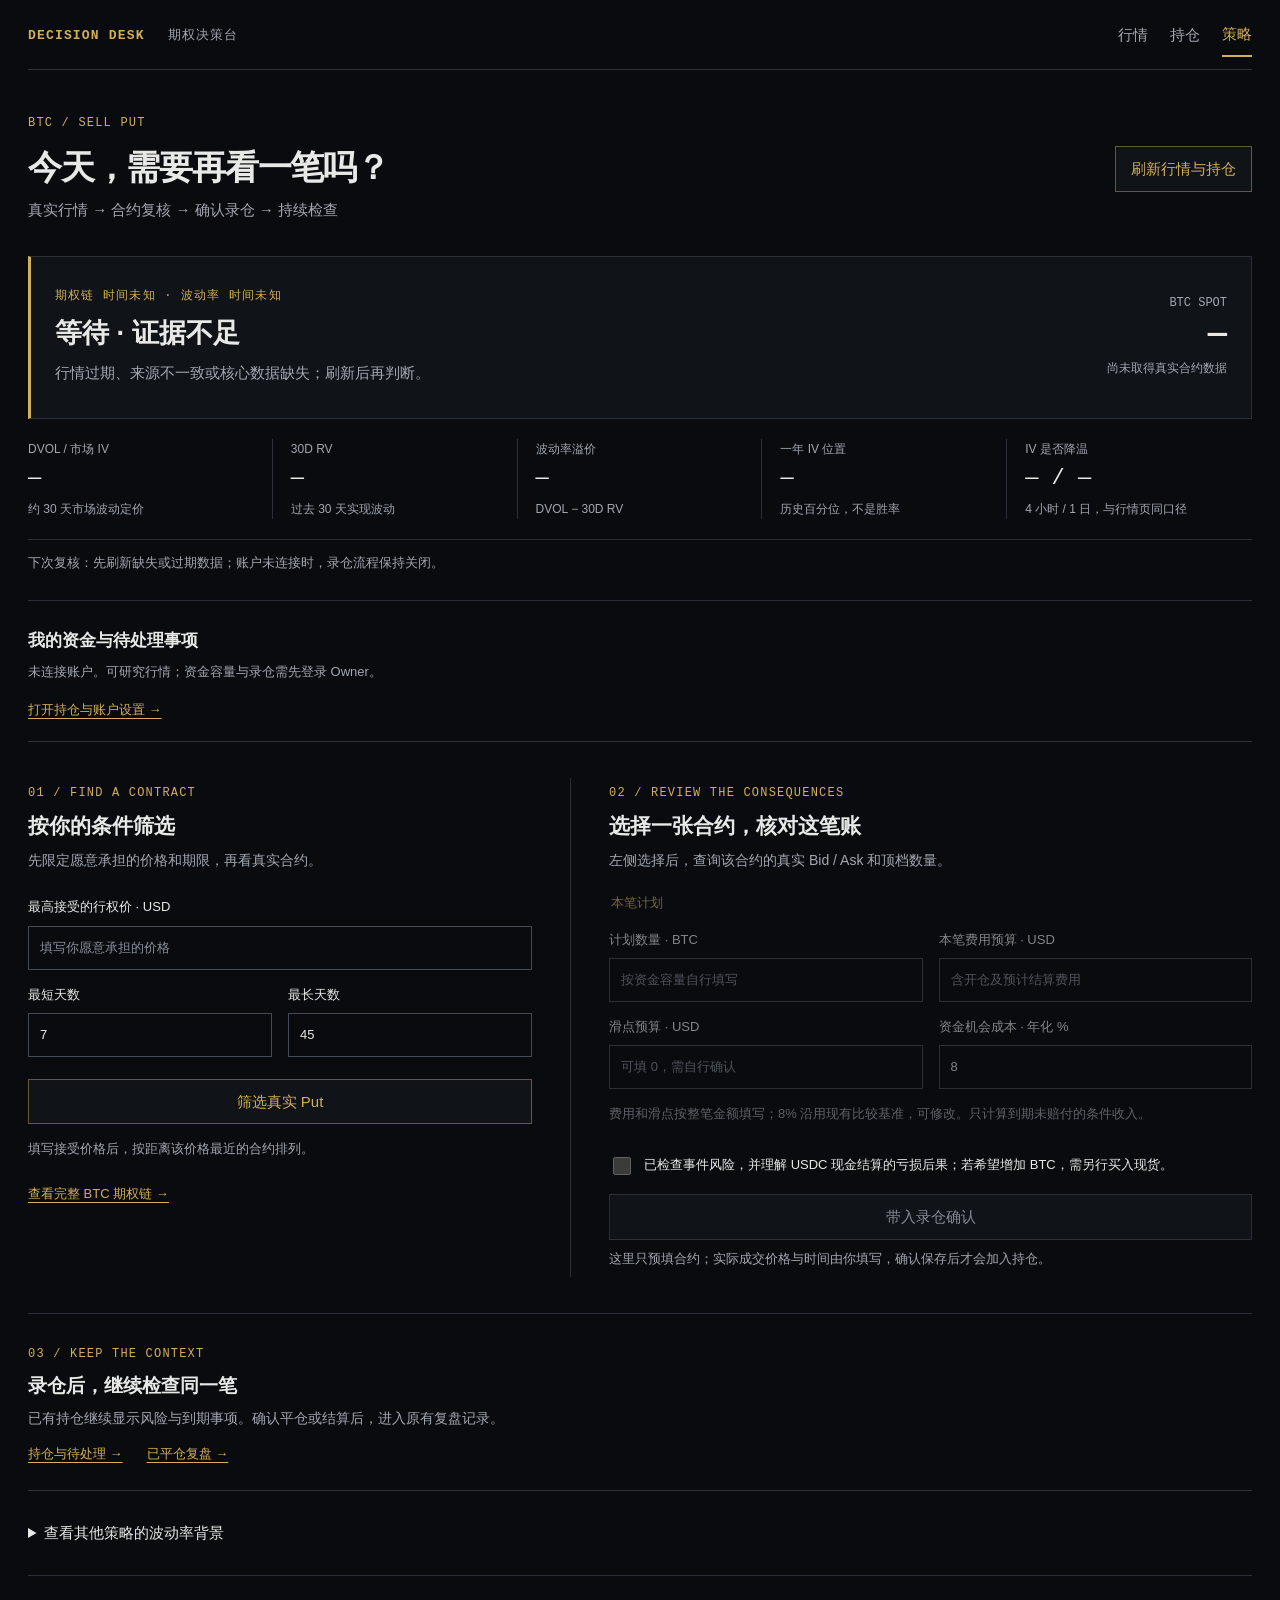
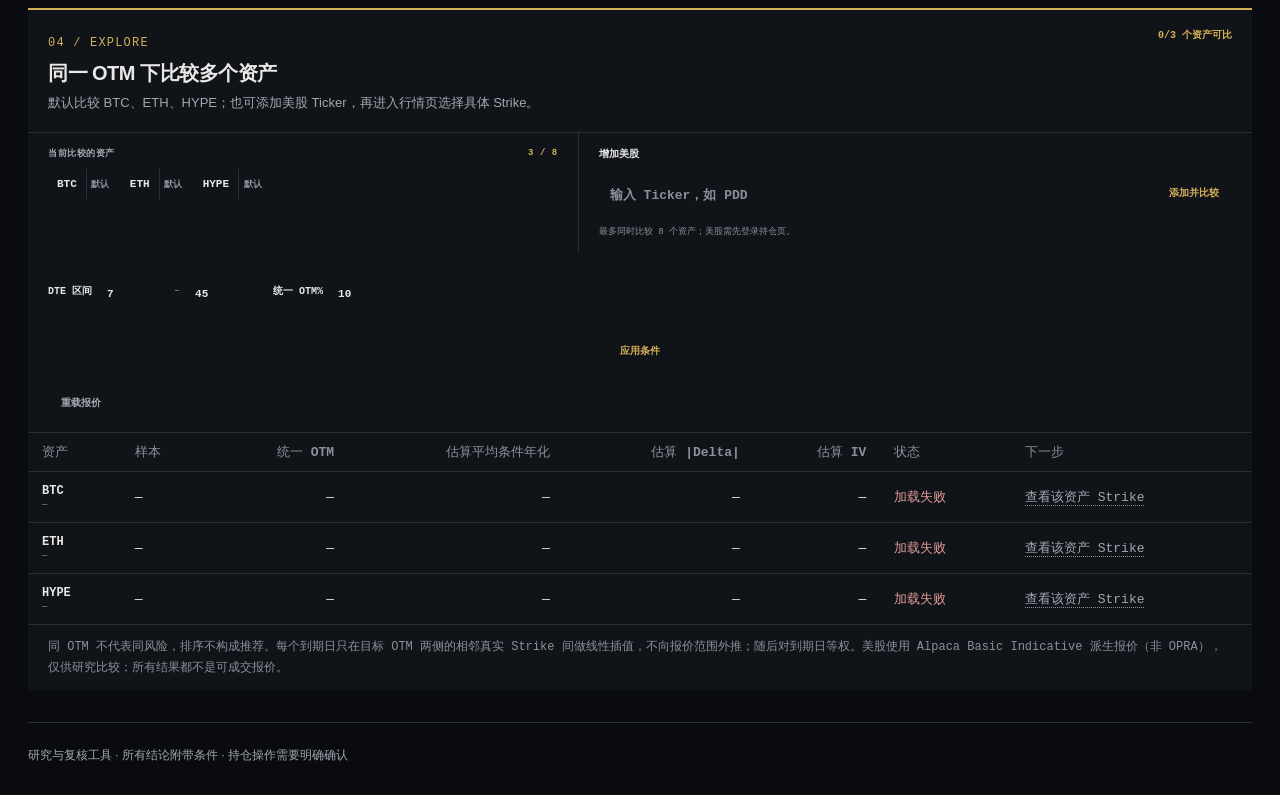
<file: strategy/index.html>
<!doctype html>
<html lang="zh-CN">
<head>
  <meta charset="utf-8">
  <meta name="viewport" content="width=device-width,initial-scale=1">
  <meta name="robots" content="noindex,nofollow">
  <title>期权决策台 · BTC Sell Put</title>
  <link rel="stylesheet" href="./strategy-desk.css?v=9fe344cf03ce">
  <link rel="stylesheet" href="./strategy-comparison-v1.css?v=f4fcb688d6cf">
  <script>window.MANGO_OWNER_CONFIG=Object.freeze({"url":"https://yvpgdnbcjgxpjqenhvuo.supabase.co","anonKey":"eyJhbGciOiJIUzI1NiIsInR5cCI6IkpXVCJ9.eyJpc3MiOiJzdXBhYmFzZSIsInJlZiI6Inl2cGdkbmJjamd4cGpxZW5odnVvIiwicm9sZSI6ImFub24iLCJpYXQiOjE3ODU1MDI1NDksImV4cCI6MjEwMTA3ODU0OX0.-UVuCzfqiDFRZQA2J-5ju-jmW-gCFysoijkKhnRbmCA"});</script>
<script>window.MANGO_BASE_PATH="/";window.MANGO_API_BASE="https://yvpgdnbcjgxpjqenhvuo.supabase.co/functions/v1/options-api";</script>
  <script defer src="/static/decision_rules.69f760b4b7d0.js"></script>
  <script defer src="./strategy-desk.js?v=c17f6823a678"></script>
  <script defer src="./strategy-comparison-v1.js?v=81445dd39ca8"></script>
</head>
<body>
<div class="shell">
  <header class="topbar">
    <a class="brand" href="/strategy/">DECISION DESK <span>期权决策台</span></a>
    <nav aria-label="网站导航"><a href="/options/">行情</a><a href="/owner/">持仓</a><a href="/strategy/" aria-current="page">策略</a></nav>
  </header>
  <main>
    <section class="intro">
      <div><span class="eyebrow">BTC / SELL PUT</span><h1>今天，需要再看一笔吗？</h1><p>真实行情 → 合约复核 → 确认录仓 → 持续检查</p></div>
      <button id="refreshDesk" type="button">刷新行情与持仓</button>
    </section>
    <section class="verdict wait" aria-labelledby="verdictTitle" aria-live="polite">
      <div><span class="eyebrow" id="marketAsOf">正在读取真实数据</span><h2 id="verdictTitle">等待 · 正在核验</h2><p id="verdictReason">加载期间不会保留旧结论。</p></div>
      <div class="spot"><span>BTC SPOT</span><strong id="spotPrice">—</strong><small id="contractFamily">核验合约与结算方式</small></div>
    </section>
    <div id="marketReadings" class="readings"></div>
    <p class="data-note" id="recheckCondition">数据缺失时先刷新；没有候选也可以结束本次检查。</p>
    <section class="account-strip" aria-labelledby="accountTitle">
      <div><h2 id="accountTitle">我的资金与待处理事项</h2><p id="accountStatus" aria-live="polite">正在检查 Owner 登录状态…</p></div>
      <div id="accountFigures"></div>
      <a href="/owner/" id="ownerLink">打开持仓与账户设置 →</a>
    </section>
    <div class="workbench">
      <section class="selection" aria-labelledby="selectionTitle">
        <header class="section-head"><span class="section-index">01 / FIND A CONTRACT</span><h2 id="selectionTitle">按你的条件筛选</h2><p>先限定愿意承担的价格和期限，再看真实合约。</p></header>
        <form id="candidateForm">
          <label for="maxStrike">最高接受的行权价 · USD<input id="maxStrike" type="number" min="1" step="any" placeholder="填写你愿意承担的价格" required></label>
          <div class="field-pair"><label for="minDays">最短天数<input id="minDays" type="number" min="1" step="1" value="7" required></label><label for="maxDays">最长天数<input id="maxDays" type="number" min="1" step="1" value="45" required></label></div>
          <button type="submit">筛选真实 Put</button>
        </form>
        <p id="candidateStatus" class="data-note" aria-live="polite">填写接受价格后，按距离该价格最近的合约排列。</p>
        <div id="candidateList"></div>
        <a href="/options/?asset=BTC" class="quiet-link">查看完整 BTC 期权链 →</a>
      </section>
      <section class="review" aria-labelledby="reviewTitle">
        <header class="section-head"><span class="section-index">02 / REVIEW THE CONSEQUENCES</span><h2 id="reviewTitle">选择一张合约，核对这笔账</h2><p id="selectedContract">左侧选择后，查询该合约的真实 Bid / Ask 和顶档数量。</p></header>
        <div id="depthStatus" class="data-note" aria-live="polite"></div>
        <button id="refreshDepth" type="button" hidden>更新所选合约盘口</button>
        <fieldset id="reviewInputs" disabled><legend>本笔计划</legend>
          <div class="field-pair"><label for="quantity">计划数量 · BTC<input id="quantity" type="number" min="0.01" step="0.01" placeholder="按资金容量自行填写"></label><label for="feesUsd">本笔费用预算 · USD<input id="feesUsd" type="number" min="0" step="any" placeholder="含开仓及预计结算费用"></label></div>
          <div class="field-pair"><label for="slippageUsd">滑点预算 · USD<input id="slippageUsd" type="number" min="0" step="any" placeholder="可填 0，需自行确认"></label><label for="opportunityApy">资金机会成本 · 年化 %<input id="opportunityApy" type="number" min="0" max="100" step="any" value="8"></label></div>
          <p class="data-note">费用和滑点按整笔金额填写；8% 沿用现有比较基准，可修改。只计算到期未赔付的条件收入。</p>
        </fieldset>
        <div id="reviewNumbers" class="review-numbers"></div>
        <div id="reviewBlockers" aria-live="polite"></div>
        <label class="acknowledge"><input id="riskAccepted" type="checkbox" disabled><span>已检查事件风险，并理解 USDC 现金结算的亏损后果；若希望增加 BTC，需另行买入现货。</span></label>
        <button id="handoffOwner" class="primary" type="button" disabled>带入录仓确认</button>
        <p id="handoffStatus" class="data-note" role="status">这里只预填合约；实际成交价格与时间由你填写，确认保存后才会加入持仓。</p>
      </section>
    </div>
    <section class="follow-through"><span class="section-index">03 / KEEP THE CONTEXT</span><h2>录仓后，继续检查同一笔</h2><p>已有持仓继续显示风险与到期事项。确认平仓或结算后，进入原有复盘记录。</p><div><a href="/owner/">持仓与待处理 →</a><a href="/owner/review/">已平仓复盘 →</a></div></section>
    <details class="vol-context"><summary>查看其他策略的波动率背景</summary><div id="longCallContext">正在加载 BTC 远期 Call…</div><p class="data-note">市场 IV 的历史位置只提供背景。具体 Call 必须核对自身期限、IV、Ask 和最大权利金损失。</p><div><a href="/buy-call/?asset=BTC">Buy Call 合约 →</a><a href="/covered-call/?asset=BTC">Covered Call 行情 →</a></div></details>
    <section class="market-compare" id="marketComparison" aria-labelledby="marketComparisonTitle">
      <header class="compare-head">
        <div>
          <span class="section-index">04 / EXPLORE</span>
          <h2 id="marketComparisonTitle">同一 OTM 下比较多个资产</h2>
          <p>默认比较 BTC、ETH、HYPE；也可添加美股 Ticker，再进入行情页选择具体 Strike。</p>
        </div>
        <span class="compare-count" id="compareCount">0/3 个资产可比</span>
      </header>
      <div class="compare-asset-manager" aria-labelledby="compareAssetManagerTitle">
        <div class="compare-assets-current">
          <div class="compare-assets-label">
            <span id="compareAssetManagerTitle">当前比较的资产</span>
            <strong id="compareAssetCount">3 / 8</strong>
          </div>
          <div class="compare-asset-chips" id="compareAssetChips" aria-live="polite"></div>
        </div>
        <form class="compare-asset-form" id="compareAssetForm" novalidate>
          <label for="compareTickerInput">增加美股</label>
          <div class="compare-asset-form-controls">
            <input id="compareTickerInput" name="ticker" type="search" inputmode="latin" autocomplete="off" maxlength="10" placeholder="输入 Ticker，如 PDD" aria-describedby="compareAssetFeedback">
            <button type="submit">添加并比较</button>
          </div>
          <p id="compareAssetFeedback">最多同时比较 8 个资产；美股需先登录持仓页。</p>
        </form>
      </div>
      <div class="compare-controls">
        <label class="compare-control">
          <strong>DTE 区间</strong>
          <input id="compareMinDays" type="number" min="0" step="1" value="7" inputmode="numeric" aria-label="最短天数">
          <span class="compare-separator">–</span>
          <input id="compareMaxDays" type="number" min="0" step="1" value="45" inputmode="numeric" aria-label="最长天数">
        </label>
        <label class="compare-control">
          <strong>统一 OTM%</strong>
          <input id="compareTargetOtm" type="number" min="0" max="99.5" step="0.5" value="10" inputmode="decimal">
        </label>
        <button class="compare-button primary" id="compareApply" type="button">应用条件</button>
        <button class="compare-button" id="compareReload" type="button">重载报价</button>
      </div>
      <p class="compare-state" id="compareState" aria-live="polite">正在加载期权链…</p>
      <div class="compare-table-wrap" id="compareTableWrap" hidden>
        <table class="compare-table">
          <thead><tr><th>资产</th><th>样本</th><th>统一 OTM</th><th>估算平均条件年化</th><th>估算 |Delta|</th><th>估算 IV</th><th>状态</th><th>下一步</th></tr></thead>
          <tbody id="compareRows"></tbody>
        </table>
      </div>
      <p class="compare-note">同 OTM 不代表同风险，排序不构成推荐。每个到期日只在目标 OTM 两侧的相邻真实 Strike 间做线性插值，不向报价范围外推；随后对到期日等权。美股使用 Alpaca Basic Indicative 派生报价（非 OPRA），仅供研究比较；所有结果都不是可成交报价。</p>
    </section>

  </main>
  <footer>研究与复核工具 · 所有结论附带条件 · 持仓操作需要明确确认</footer>
</div>
</body>
</html>
</file>
<file: strategy/strategy-desk.css>
:root{color-scheme:dark;--bg:#090b0e;--surface:#101318;--line:#2b3038;--text:#e8e8e6;--muted:#a2a7b0;--faint:#8a919c;--amber:#d4af59;--amber-soft:#d4af5910;--green:#7ec5aa;--red:#df9a98;--mono:ui-monospace,SFMono-Regular,Consolas,monospace}
*{box-sizing:border-box}body{margin:0;background:var(--bg);color:var(--text);font:15px/1.7 -apple-system,BlinkMacSystemFont,"PingFang SC",sans-serif}a{color:var(--amber);text-underline-offset:4px}a:hover{color:#f7d890}button,input{font:inherit}button,a,input,summary{-webkit-tap-highlight-color:transparent}button{min-height:44px;padding:9px 15px;border:1px solid #655839;background:var(--surface);color:var(--amber);cursor:pointer}button:hover:enabled{border-color:var(--amber);background:#211c12}button:disabled{cursor:not-allowed;color:#858b94;border-color:var(--line)}input:not([type=checkbox]){width:100%;min-height:44px;margin-top:7px;border:1px solid #454b55;padding:8px 11px;background:var(--bg);color:var(--text)}input::placeholder{color:#89909b;font-size:13px}:focus-visible{outline:2px solid var(--amber);outline-offset:4px}.shell{max-width:1320px;padding:0 28px;margin:auto}.topbar{min-height:70px;display:flex;align-items:center;justify-content:space-between;gap:20px;border-bottom:1px solid var(--line)}.brand{font:600 13px var(--mono);text-decoration:none;letter-spacing:.09em}.brand span{font:13px sans-serif;color:var(--muted);margin-left:14px}.topbar nav{display:flex;gap:22px}.topbar nav a{color:var(--muted);text-decoration:none;min-height:44px;display:flex;align-items:center}.topbar nav a[aria-current]{color:var(--amber);border-bottom:2px solid var(--amber)}.intro{display:flex;justify-content:space-between;align-items:center;gap:20px;padding:38px 0 26px}.eyebrow,.section-index{font:12px var(--mono);letter-spacing:.1em;color:var(--amber)}h1{font-size:34px;line-height:1.3;margin:11px 0 8px;letter-spacing:-.035em}h2{font-size:21px;line-height:1.4;margin:8px 0}p{margin:8px 0;color:var(--muted)}.verdict{display:flex;justify-content:space-between;gap:32px;align-items:center;padding:24px;border:1px solid var(--line);border-left:3px solid var(--amber);background:var(--surface)}.verdict h2{font-size:27px}.verdict.screen{border-left-color:var(--green)}.verdict.no{border-left-color:var(--red)}.verdict p{max-width:650px}.spot{min-width:220px;display:flex;flex-direction:column;text-align:right}.spot span{font:12px var(--mono);color:var(--muted)}.spot strong{font:600 32px/1.5 var(--mono)}.spot small{font-size:12px;color:var(--muted)}.readings{display:grid;grid-template-columns:repeat(5,1fr);border-bottom:1px solid var(--line);padding:20px 0}.reading{border-right:1px solid var(--line);padding:0 18px}.reading:first-child{padding-left:0}.reading:last-child{border:0}.reading span{display:block;color:var(--muted);font-size:12px}.reading strong{font:500 22px/1.8 var(--mono)}.reading small{display:block;font-size:12px;color:var(--muted)}.data-note{font-size:13px;line-height:1.65;color:var(--muted)}#recheckCondition{padding:4px 0 18px}.account-strip{padding:20px 0;border-top:1px solid var(--line);border-bottom:1px solid var(--line);display:grid;grid-template-columns:1.15fr 1fr;gap:8px 30px}.account-strip h2{font-size:17px}.account-strip>a{font-size:13px}.account-strip p{font-size:13px}#accountFigures{display:grid;grid-template-columns:1fr 1fr;gap:5px 16px;font-size:13px}#accountFigures strong{font-family:var(--mono)}.workbench{display:grid;grid-template-columns:minmax(0,.85fr) minmax(0,1.15fr);gap:38px;margin:36px 0}.section-head p{font-size:14px}.selection{min-width:0}.selection form{margin:24px 0 14px}.selection label,.review label{display:block;font-size:13px}.field-pair{display:grid;grid-template-columns:1fr 1fr;gap:16px;margin:14px 0}.selection form>button{width:100%;margin-top:8px}.candidate{width:100%;text-align:left;margin:7px 0;padding:13px 15px;border:1px solid var(--line);color:var(--text);display:grid;grid-template-columns:1fr auto;gap:6px;background:var(--surface)}.candidate strong{font:600 15px var(--mono)}.candidate small{font-size:12px;color:var(--muted)}.candidate span:last-child{grid-column:1/-1;font-size:12px;color:var(--muted)}.candidate[aria-pressed=true]{border-color:var(--amber);background:var(--amber-soft)}.quiet-link{display:inline-block;font-size:13px;margin-top:15px}.review{min-width:0;border-left:1px solid var(--line);padding-left:38px}.review fieldset{margin:20px 0 0;border:0;padding:0}.review legend{color:var(--amber);font-size:13px}.review fieldset:disabled{opacity:.55}#selectedContract{overflow-wrap:anywhere}#refreshDepth{margin-top:7px}.review-numbers{margin-top:20px}.review-numbers dl{display:grid;grid-template-columns:1fr auto;gap:9px 14px;margin:0;padding:18px 0;border-top:1px solid var(--line);border-bottom:1px solid var(--line)}dt{color:var(--muted);font-size:13px}dd{margin:0;font:500 15px/1.7 var(--mono);text-align:right}#reviewBlockers{margin:18px 0}#reviewBlockers ul{padding-left:20px;font-size:13px;color:var(--muted)}#reviewBlockers li{margin:7px 0}.review-ready{color:var(--green)}.review .acknowledge{display:flex;gap:10px;align-items:flex-start;margin:22px 0 16px}.acknowledge input{width:18px;height:18px;flex:none;margin-top:3px;accent-color:var(--amber)}.primary{width:100%;border-color:var(--amber)}.follow-through{border-top:1px solid var(--line);padding:25px 0}.follow-through h2{font-size:19px}.follow-through p{font-size:14px}.follow-through div,.vol-context>div:last-child{display:flex;gap:24px;margin-top:12px}.follow-through a,.vol-context a{font-size:13px}.vol-context{padding:20px 0;border-top:1px solid var(--line);border-bottom:1px solid var(--line)}summary{cursor:pointer;min-height:44px;display:list-item;align-content:center}.vol-context #longCallContext{padding-top:10px;font-size:14px}.market-compare{margin:32px 0!important}.market-compare .compare-note{font-size:12px;line-height:1.7}.market-compare .compare-table{font-size:13px}.market-compare .compare-head p{font-size:13px}.market-compare .compare-count{white-space:nowrap}footer{border-top:1px solid var(--line);padding:22px 0 30px;color:var(--muted);font-size:12px}.error{color:var(--red)}.empty{padding:24px 16px;border:1px dashed var(--line);font-size:14px;color:var(--muted)}
@media(max-width:900px){.shell{padding:0 20px}.workbench{grid-template-columns:1fr;gap:30px}.review{padding:28px 0 0;border-left:0;border-top:1px solid var(--line)}.verdict{gap:15px}.spot{min-width:180px}.readings{grid-template-columns:repeat(3,1fr);gap:16px 0}.reading:nth-child(4){padding-left:0}.reading:nth-child(3){border:0}.account-strip{grid-template-columns:1fr}}
@media(max-width:560px){body{font-size:14px}.shell{padding:0 16px}.brand{font-size:10px}.brand span{display:none}.topbar{min-height:60px;gap:8px}.topbar nav{gap:18px}.topbar nav a{font-size:13px}.intro{display:block;padding:26px 0 20px}h1{font-size:28px}.intro button{margin-top:12px}.verdict{display:block;padding:18px}.verdict h2{font-size:23px}.spot{text-align:left;border-top:1px solid var(--line);padding-top:14px;margin-top:16px}.spot strong{font-size:27px}.readings{grid-template-columns:repeat(2,1fr)}.reading{padding:0 12px}.reading:nth-child(odd){padding-left:0}.reading:nth-child(even){border:0}.reading:nth-child(3){border-right:1px solid var(--line)}.reading strong{font-size:20px}.field-pair{gap:12px}.follow-through div{flex-wrap:wrap;gap:14px}#accountFigures{grid-template-columns:1fr}#reviewNumbers dd{font-size:14px}.market-compare .compare-head{padding:16px}.market-compare .compare-head h2{font-size:20px}.market-compare .compare-control strong{font-size:13px}}
</file>
<file: strategy/strategy-comparison-v1.css>
.market-compare {
  margin-top: 20px;
  border: 1px solid var(--line-strong);
  border-top: 2px solid var(--amber);
  background: var(--surface);
}

.compare-head {
  display: flex;
  align-items: flex-start;
  justify-content: space-between;
  gap: 20px;
  padding: 18px 20px;
  border-bottom: 1px solid var(--line);
}

.compare-head h2 {
  margin: 5px 0 0;
  font-size: 20px;
  letter-spacing: -0.025em;
}

.compare-head p {
  margin: 5px 0 0;
  color: var(--muted);
  font-size: 12px;
}

.compare-count {
  color: var(--amber);
  font: 650 10px var(--mono);
  white-space: nowrap;
}

.compare-asset-manager {
  display: grid;
  grid-template-columns: minmax(0, 0.9fr) minmax(390px, 1.1fr);
  border-bottom: 1px solid var(--line-strong);
  background: var(--surface-2);
}

.compare-assets-current,
.compare-asset-form {
  min-width: 0;
  padding: 14px 20px;
}

.compare-assets-current {
  border-right: 1px solid var(--line);
}

.compare-assets-label {
  display: flex;
  align-items: center;
  justify-content: space-between;
  gap: 16px;
  margin-bottom: 9px;
  color: var(--muted);
  font: 700 9px var(--mono);
  letter-spacing: 0.06em;
  text-transform: uppercase;
}

.compare-assets-label strong {
  color: var(--amber);
}

.compare-asset-chips {
  display: flex;
  flex-wrap: wrap;
  gap: 7px;
}

.compare-asset-chip {
  display: inline-flex;
  align-items: stretch;
  min-height: 30px;
  border: 1px solid var(--line-strong);
  background: var(--surface);
  color: var(--text);
  font-family: var(--mono);
}

.compare-asset-chip b {
  padding: 6px 9px;
  font-size: 11px;
}

.compare-asset-chip button,
.compare-asset-lock {
  display: grid;
  min-width: 28px;
  place-items: center;
  border: 0;
  border-left: 1px solid var(--line);
  background: transparent;
  color: var(--faint);
  font: 700 9px var(--mono);
}

.compare-asset-chip button:hover,
.compare-asset-chip button:focus-visible {
  background: var(--red-soft);
  color: var(--red);
}

.compare-asset-form label {
  display: block;
  margin-bottom: 7px;
  color: var(--text);
  font: 700 10px var(--mono);
}

.compare-asset-form-controls {
  display: grid;
  grid-template-columns: minmax(140px, 1fr) auto;
  min-height: 36px;
}

.compare-asset-form input,
.compare-asset-form button {
  min-width: 0;
  border: 1px solid var(--line-strong);
  border-radius: 0;
  background: var(--surface);
  color: var(--text);
  font: 700 10px var(--mono);
}

.compare-asset-form input {
  padding: 0 11px;
}

.compare-asset-form button {
  margin-left: 8px;
  padding: 8px 13px;
  color: var(--amber);
}

.compare-asset-form input:focus-visible,
.compare-asset-form button:focus-visible {
  border-color: var(--amber);
}

.compare-asset-form button:disabled {
  cursor: not-allowed;
  color: var(--faint);
}

.compare-asset-form p {
  margin: 7px 0 0;
  color: var(--faint);
  font: 9px/1.5 var(--mono);
}

.compare-asset-form p.error {
  color: var(--red);
}

.compare-asset-form p.success {
  color: var(--green);
}

.compare-controls {
  display: flex;
  align-items: center;
  gap: 18px;
  flex-wrap: wrap;
  padding: 12px 20px;
  border-bottom: 1px solid var(--line);
}

.compare-control {
  display: flex;
  align-items: center;
  gap: 7px;
  color: var(--muted);
  font: 10px var(--mono);
  white-space: nowrap;
}

.compare-control strong {
  color: var(--text);
  font-weight: 650;
}

.compare-control input {
  width: 68px;
  height: 34px;
  border: 1px solid var(--line-strong);
  background: transparent;
  padding: 0 8px;
  color: var(--text);
  outline: 0;
  font: 650 11px var(--mono);
}

.compare-control input:focus-visible {
  border-color: var(--amber);
  outline: 1px solid var(--amber);
  outline-offset: 2px;
}

.compare-separator {
  color: var(--faint);
}

.compare-button {
  min-height: 34px;
  border: 1px solid var(--line-strong);
  background: transparent;
  padding: 0 13px;
  color: var(--muted);
  font: 650 10px var(--mono);
}

.compare-button.primary {
  margin-left: auto;
  border-color: var(--amber);
  color: var(--amber);
}

.compare-button:hover,
.compare-button:focus-visible {
  background: var(--surface-2);
  color: var(--text);
}

.compare-state {
  margin: 0;
  padding: 14px 20px;
  color: var(--muted);
  font: 11px var(--mono);
}

.compare-state.error {
  color: var(--red);
}

.compare-table-wrap {
  overflow-x: auto;
}

.compare-table {
  width: 100%;
  min-width: 890px;
  border-collapse: collapse;
  font: 11px var(--mono);
}

.compare-table th {
  padding: 10px 14px;
  background: var(--surface-2);
  color: var(--faint);
  font-weight: 550;
  text-align: right;
  white-space: nowrap;
}

.compare-table th:first-child,
.compare-table th:nth-child(2),
.compare-table th:nth-child(7),
.compare-table th:last-child,
.compare-table td:first-child,
.compare-table td:nth-child(2),
.compare-table td:nth-child(7),
.compare-table td:last-child {
  text-align: left;
}

.compare-table td {
  padding: 12px 14px;
  border-top: 1px solid var(--line);
  text-align: right;
  white-space: nowrap;
}

.compare-table td strong {
  display: block;
  font-size: 12px;
}

.compare-table td small {
  display: block;
  margin-top: 2px;
  color: var(--faint);
  font-size: 9px;
}

.compare-table a {
  color: var(--muted);
  text-decoration: none;
  border-bottom: 1px dotted var(--faint);
}

.compare-table a:hover,
.compare-table a:focus-visible {
  color: var(--amber);
  border-color: var(--amber);
}

.compare-table .ready {
  color: var(--green);
}

.compare-table .blocked,
.compare-table .error {
  color: var(--red);
}

.compare-note {
  margin: 0;
  padding: 12px 20px;
  border-top: 1px solid var(--line);
  color: var(--faint);
  font: 10px/1.6 var(--mono);
}

@media (max-width: 620px) {
  .compare-head {
    display: block;
    padding: 15px 13px;
  }

  .compare-count {
    display: block;
    margin-top: 9px;
  }

  .compare-asset-manager {
    grid-template-columns: 1fr;
  }

  .compare-assets-current,
  .compare-asset-form {
    padding: 13px;
  }

  .compare-assets-current {
    border-right: 0;
    border-bottom: 1px solid var(--line);
  }

  .compare-asset-form-controls {
    grid-template-columns: 1fr;
    gap: 8px;
  }

  .compare-asset-form input,
  .compare-asset-form button {
    min-height: 44px;
  }

  .compare-asset-form button {
    margin-left: 0;
  }

  .compare-controls {
    display: grid;
    grid-template-columns: 1fr 1fr;
    gap: 10px;
    padding: 12px 13px;
  }

  .compare-control {
    justify-content: space-between;
  }

  .compare-control:first-child {
    grid-column: 1 / -1;
  }

  .compare-button {
    width: 100%;
    min-height: 44px;
  }

  .compare-button.primary {
    margin-left: 0;
  }

  .compare-state,
  .compare-note {
    padding-left: 13px;
    padding-right: 13px;
  }
}
</file>
